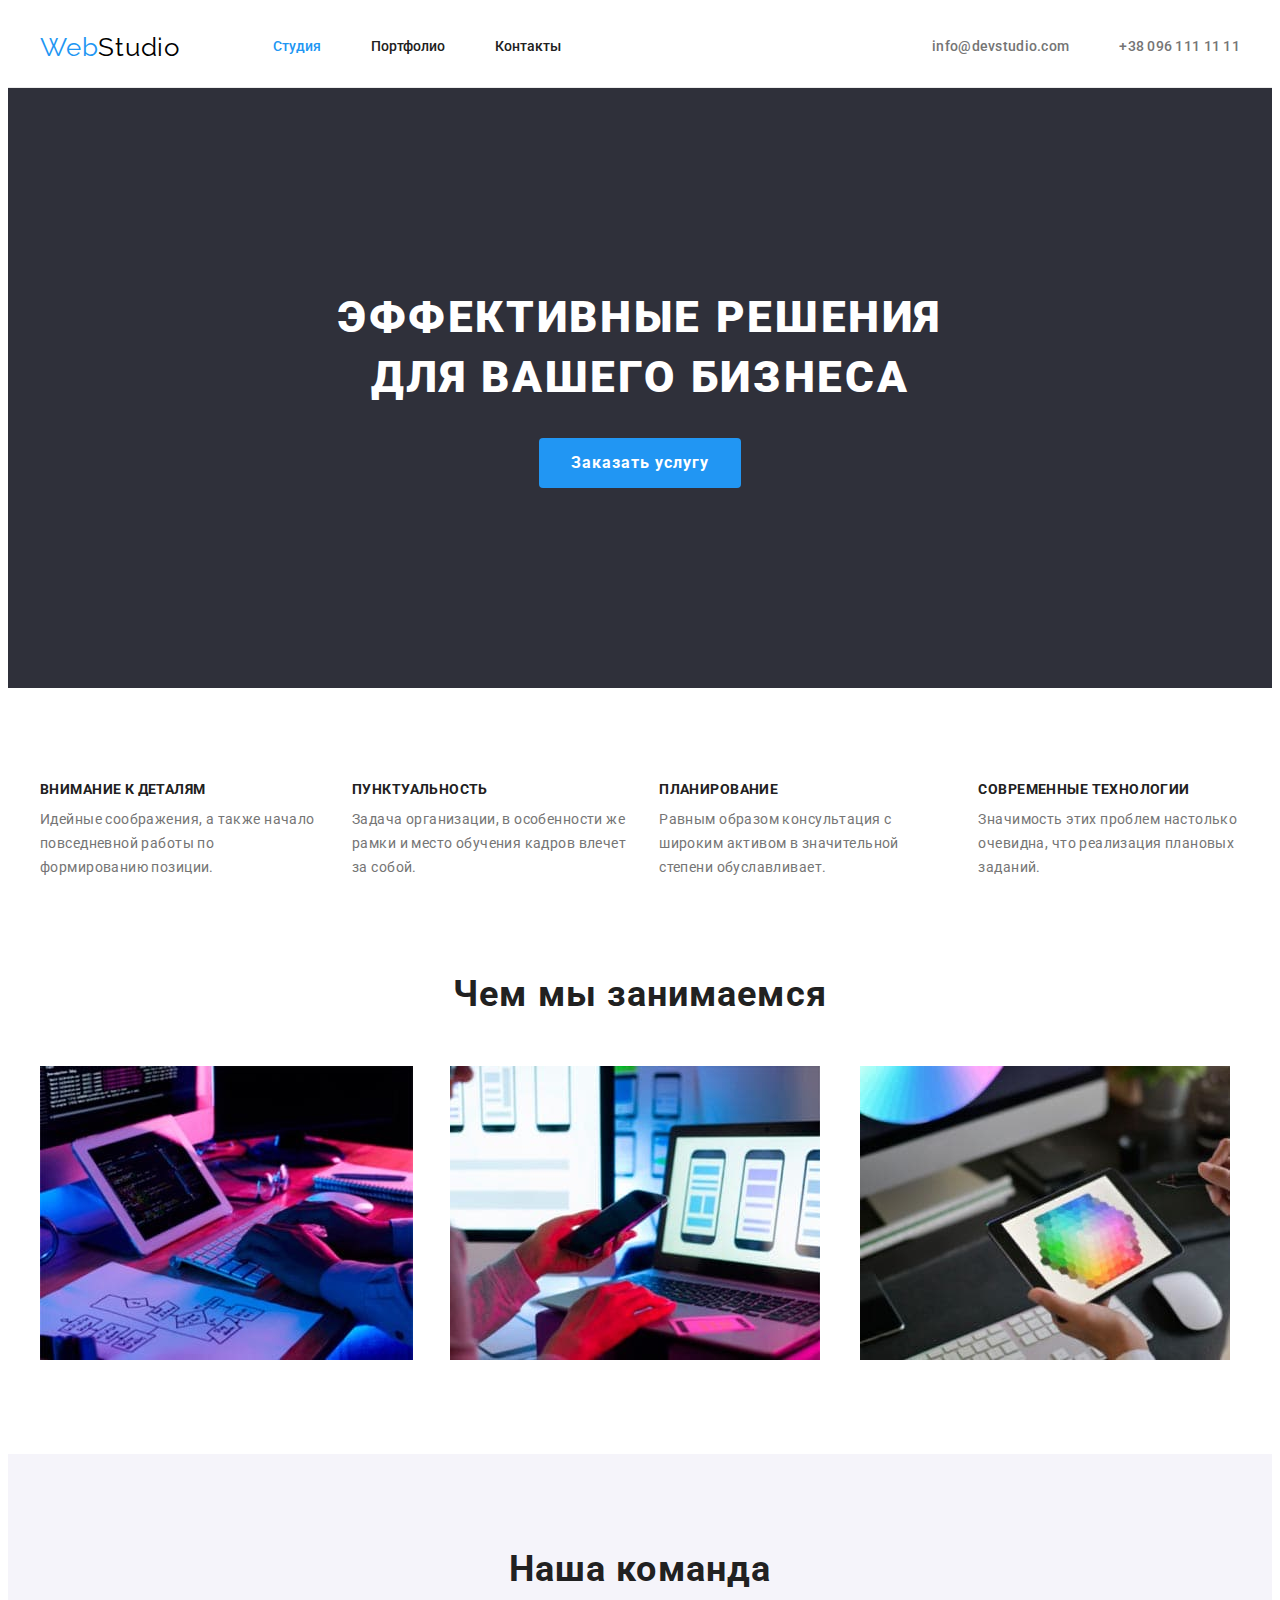
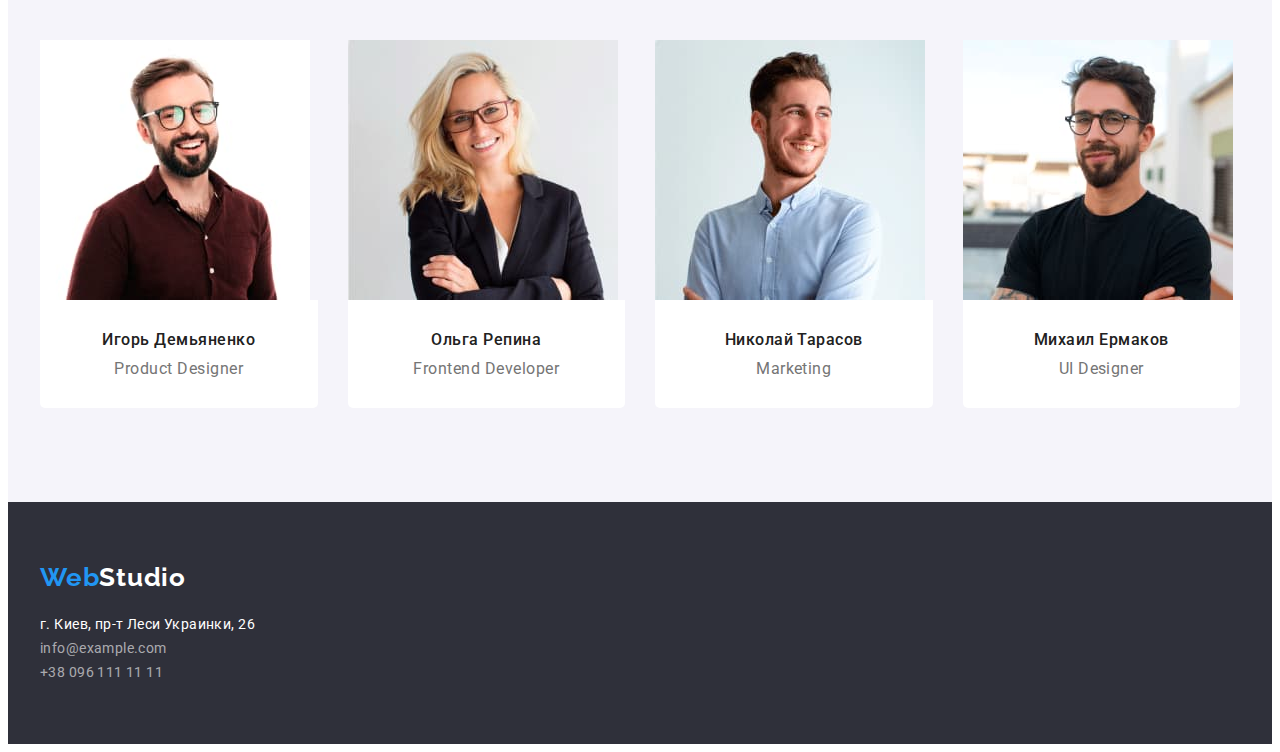
<file: index.html>
<!DOCTYPE html>
<html lang="ru">
  <head>
    <meta charset="UTF-8" />
    <meta http-equiv="X-UA-Compatible" content="IE=edge" />
    <meta name="viewport" content="width=device-width, initial-scale=1.0" />
    <title>Студия</title>
    <link rel="preconnect" href="https://fonts.gstatic.com" />
    <link
      href="https://fonts.googleapis.com/css2?family=Raleway:wght@700&family=Roboto:wght@400;500;700;900&display=swap"
      rel="stylesheet"
    />
    <link
      rel="stylesheet"
      href="https://cdnjs.cloudflare.com/ajax/libs/modern-normalize/1.0.0/modern-normalize.min.css"
      integrity="sha512-ISS7cAi1PEhQ8jnbJpJZMd29NlhNj4AWYyLOSp2CE/CsHxTCu+r+t0D2yoJudVrd0/8fTVPUVDzY5Tvli75u/g=="
      crossorigin="anonymous"
    />
    <link href="./css/styles.css" rel="stylesheet" />
  </head>
  <body>
    <header class="page-header">
      <div class="container">
        <div class="topline">
          <!-- Логотип WebStudio -->
          <a href="" lang="en" class="webstudio link">
            <span class="web">Web</span>Studio</a
          >
          <!-- Главная навигация -->
          <nav class="navigation">
            <ul class="menu-nav link">
              <li class="mnav-item">
                <a class="link current" href="./index.html">Студия</a>
              </li>
              <li class="mnav-item">
                <a href="./portfolio.html">Портфолио</a>
              </li>
              <li class="mnav-item">
                <a href="">Контакты</a>
              </li>
            </ul>
          </nav>

          <ul class="header-mail-tel">
            <li class="contact-email link">
              <a href="mailto:info@devstudio.com">info@devstudio.com</a>
            </li>
            <li class="contact-tel">
              <a href="tel:+380961111111">+38 096 111 11 11</a>
            </li>
          </ul>
        </div>
      </div>
    </header>
    <!-- Основной контент страницы -->
    <main>
      <!-- Секция Hero - Решения для бизнеса c кнопкой Заказать -->
      <section class="hero">
        <div class="container">
          <h1 class="hero-slogan">Эффективные решения для вашего бизнеса</h1>
          <button class="hero-btn" type="button">Заказать услугу</button>
        </div>
      </section>
      <!-- Секция особенностей - здесь 4 особенности -->
      <section class="our-spec">
        <div class="container">
          <h2 class="visually-hidden">Наши особенности</h2>
          <ul class="our-spec-list list">
            <li class="our-spec-item">
              <h3 class="our-spec-title">Внимание к деталям</h3>
              <p class="our-spec-desc">
                Идейные соображения, а также начало повседневной работы по
                формированию позиции.
              </p>
            </li>
            <li class="our-spec-item">
              <h3 class="our-spec-title">Пунктуальность</h3>
              <p class="our-spec-desc">
                Задача организации, в особенности же рамки и место обучения
                кадров влечет за собой.
              </p>
            </li>
            <li class="our-spec-item">
              <h3 class="our-spec-title">Планирование</h3>
              <p class="our-spec-desc">
                Равным образом консультация с широким активом в значительной
                степени обуславливает.
              </p>
            </li>
            <li class="our-spec-item">
              <h3 class="our-spec-title">Современные технологии</h3>
              <p class="our-spec-desc">
                Значимость этих проблем настолько очевидна, что реализация
                плановых заданий.
              </p>
            </li>
          </ul>
        </div>
      </section>
      <!-- Секция Чем мы занимаемся -->
      <section class="our-activities container">
        <h2 class="our-activities-title">Чем мы занимаемся</h2>

        <ul class="our-activities-list list">
          <li class="our-activities-item">
            <img
              src="./images/image-01.jpg"
              alt="programer working his desk office"
              height="294"
            />
          </li>
          <li class="our-activities-item">
            <img
              src="./images/image-02.jpg"
              alt="web ui designers are developing smartphones application"
              height="294"
            />
          </li>
          <li class="our-activities-item">
            <img
              src="./images/image-03.jpg"
              alt="creative artist web design with working colour selection graphic tablet"
              height="294"
            />
          </li>
        </ul>
      </section>
      <!-- Секция Наша команда -->
      <section class="our-team">
        <div class="container">
          <h2 class="our-team-title">Наша команда</h2>

          <ul class="our-team-list list">
            <li class="our-team-item">
              <img
                class="team-member-photo"
                src="./images/ihor.jpg"
                alt="Ihor Demyanenko photo"
                width="270"
                height="260"
              />
              <div class="team-name-container">
                <h3 class="team-member-name">Игорь Демьяненко</h3>
                <p class="team-member-title" lang="en">Product Designer</p>
              </div>
            </li>
            <li class="our-team-item">
              <img
                src="./images/olga.jpg"
                alt="Olga Repina photo"
                width="270"
                height="260"
              />
              <div class="team-name-container">
                <h3 class="team-member-name">Ольга Репина</h3>
                <p class="team-member-title" lang="en">Frontend Developer</p>
              </div>
            </li>
            <li class="our-team-item">
              <img
                src="./images/nikolay.jpg"
                alt="Nikolay Tarasov photo"
                width="270"
                height="260"
              />
              <div class="team-name-container">
                <h3 class="team-member-name">Николай Тарасов</h3>
                <p class="team-member-title" lang="en">Marketing</p>
              </div>
            </li>
            <li class="our-team-item">
              <img
                src="./images/michail.jpg"
                alt="Michail Ermakov photo"
                width="270"
                height="260"
              />
              <div class="team-name-container">
                <h3 class="team-member-name">Михаил Ермаков</h3>
                <p class="team-member-title" lang="en">UI Designer</p>
              </div>
            </li>
          </ul>
        </div>
      </section>
    </main>

    <!-- Подвал страницы -->
    <footer class="footer">
      <div class="container">
        <!-- Логотип WebStudio -->
        <a href="" lang="en" class="bottom-webstudio link">
          <span class="web">Web</span>Studio</a
        >
        <address class="address-box">
          <ul class="address-box-list list">
            <li class="address-line">г. Киев, пр-т Леси Украинки, 26</li>
            <li class="footer-email link">
              <a href="mailto:info@example.com">info@example.com</a>
            </li>
            <li class="footer-tel link">
              <a href="tel:+380961111111">+38 096 111 11 11</a>
            </li>
          </ul>
        </address>
      </div>
    </footer>
  </body>
</html>
</file>
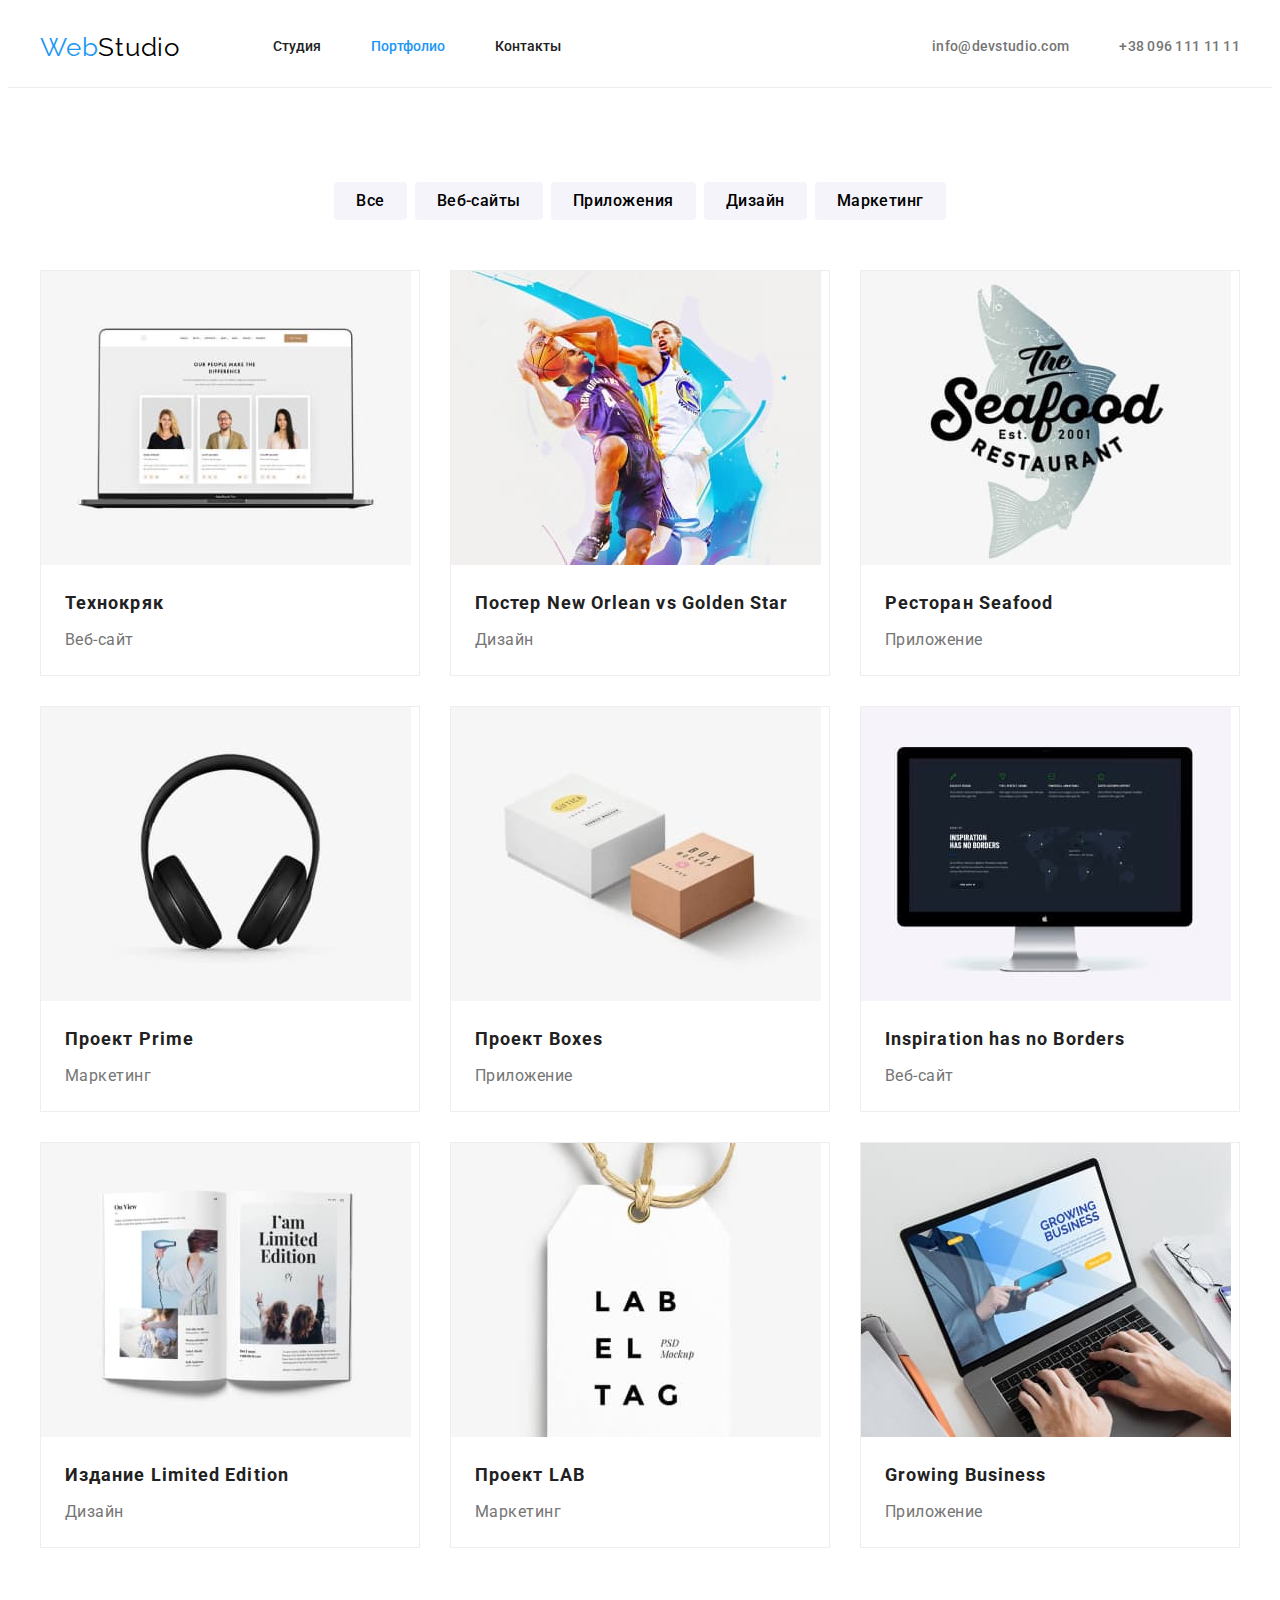
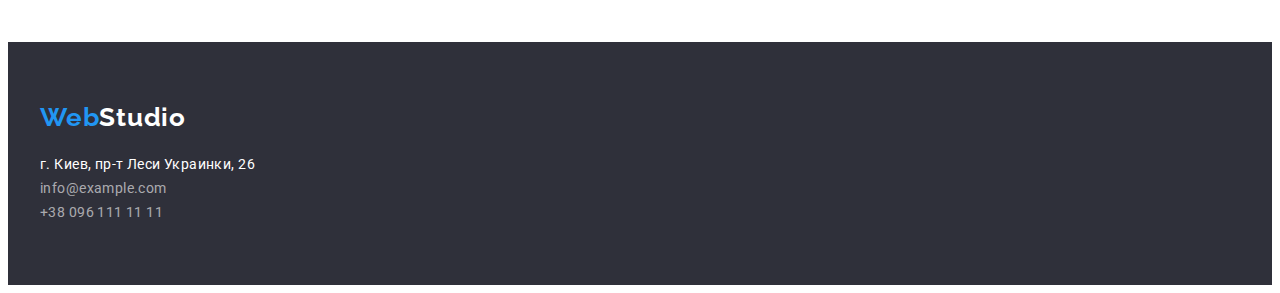
<file: portfolio.html>
<!DOCTYPE html>
<html lang="ru">
  <head>
    <meta charset="UTF-8" />
    <meta http-equiv="X-UA-Compatible" content="IE=edge" />
    <meta name="viewport" content="width=device-width, initial-scale=1.0" />
    <title>Портфолио</title>
    <link rel="preconnect" href="https://fonts.gstatic.com" />
    <link
      href="https://fonts.googleapis.com/css2?family=Raleway:wght@700&family=Roboto:wght@400;500;700;900&display=swap"
      rel="stylesheet"
    />
    <link
      rel="stylesheet"
      href="https://cdnjs.cloudflare.com/ajax/libs/modern-normalize/1.0.0/modern-normalize.min.css"
      integrity="sha512-ISS7cAi1PEhQ8jnbJpJZMd29NlhNj4AWYyLOSp2CE/CsHxTCu+r+t0D2yoJudVrd0/8fTVPUVDzY5Tvli75u/g=="
      crossorigin="anonymous"
    />
    <link href="css/styles.css" rel="stylesheet" />
  </head>
  <body>
    <!-- Шапка сайта -->
    <header class="page-header">
      <div class="container">
        <div class="topline">
          <!-- Логотип WebStudio -->
          <a href="" lang="en" class="webstudio link">
            <span class="web">Web</span>Studio</a
          >
          <!-- Главная навигация -->
          <nav class="navigation">
            <ul class="menu-nav link">
              <li class="mnav-item">
                <a href="./index.html">Студия</a>
              </li>
              <li class="mnav-item">
                <a class="link current" href="./portfolio.html">Портфолио</a>
              </li>
              <li class="mnav-item">
                <a href="">Контакты</a>
              </li>
            </ul>
          </nav>

          <ul class="header-mail-tel">
            <li class="contact-email link">
              <a href="mailto:info@devstudio.com">info@devstudio.com</a>
            </li>
            <li class="contact-tel">
              <a href="tel:+380961111111">+38 096 111 11 11</a>
            </li>
          </ul>
        </div>
      </div>
    </header>
    <main>
      <!--секция фильтров и карточки-->
      <section class="projects">
        <div class="container">
          <h1 class="visually-hidden">Наши проекты</h1>
          <ul class="filter-list list">
            <li class="filter-list-item">
              <button class="filter-btn" type="button">Все</button>
            </li>
            <li class="filter-list-item">
              <button class="filter-btn" type="button">Веб-сайты</button>
            </li>
            <li class="filter-list-item">
              <button class="filter-btn" type="button">Приложения</button>
            </li>
            <li class="filter-list-item">
              <button class="filter-btn" type="button">Дизайн</button>
            </li>
            <li class="filter-list-item">
              <button class="filter-btn" type="button">Маркетинг</button>
            </li>
          </ul>
          <!-- Список карточек -->
          <ul class="cards-list list">
            <li class="cadrs-list-item">
              <a href="">
                <div class="cards-image">
                  <img
                    src="./images/technokryak.jpg"
                    alt="Проект технокряк"
                    height="294"
                  />
                </div>
                <div class="project-description">
                  <h3 class="cards-project-name">Технокряк</h3>
                  <p class="cards-project-type">Веб-сайт</p>
                </div>
              </a>
            </li>

            <li class="cadrs-list-item">
              <a href="">
                <div class="cards-image">
                  <img
                    src="./images/basketball-poster.jpg"
                    alt="Постер Новый Орлеан против Голден Стар"
                    height="294"
                  />
                </div>
                <div class="project-description">
                  <h3 class="cards-project-name">
                    Постер New Orlean vs Golden Star
                  </h3>
                  <p class="cards-project-type">Дизайн</p>
                </div>
              </a>
            </li>

            <li class="cadrs-list-item">
              <a href="">
                <div class="cards-image">
                  <img
                    src="./images/restaurant-seafood.jpg"
                    alt="Ресторан Сифуд"
                    height="294"
                  />
                </div>
                <div class="project-description">
                  <h3 class="cards-project-name">Ресторан Seafood</h3>
                  <p class="cards-project-type">Приложение</p>
                </div>
              </a>
            </li>

            <li class="cadrs-list-item">
              <a href="">
                <div class="cards-image">
                  <img
                    src="./images/project-prime.jpg"
                    alt="Проект Прайм"
                    height="294"
                  />
                </div>
                <div class="project-description">
                  <h3 class="cards-project-name">Проект Prime</h3>
                  <p class="cards-project-type">Маркетинг</p>
                </div>
              </a>
            </li>

            <li class="cadrs-list-item">
              <a href="">
                <div class="cards-image">
                  <img
                    src="./images/project-boxes.jpg"
                    alt="Проект Боксес"
                    height="294"
                  />
                </div>
                <div class="project-description">
                  <h3 class="cards-project-name">Проект Boxes</h3>
                  <p class="cards-project-type">Приложение</p>
                </div>
              </a>
            </li>

            <li class="cadrs-list-item">
              <a href="">
                <div class="cards-image">
                  <img
                    src="./images/inspiration.jpg"
                    alt="Веб-сайт проекта Inspiration has no Borders"
                    height="294"
                  />
                </div>
                <div class="project-description">
                  <h3 class="cards-project-name">Inspiration has no Borders</h3>
                  <p class="cards-project-type">Веб-сайт</p>
                </div>
              </a>
            </li>

            <li class="cadrs-list-item">
              <a href="">
                <div class="cards-image">
                  <img
                    src="./images/limited-edition.jpg"
                    alt="Издание Лимитед Эдишн"
                    height="294"
                  />
                </div>
                <div class="project-description">
                  <h3 class="cards-project-name">Издание Limited Edition</h3>
                  <p class="cards-project-type">Дизайн</p>
                </div>
              </a>
            </li>

            <li class="cadrs-list-item">
              <a href="">
                <div class="cards-image">
                  <img
                    src="./images/project-lab.jpg"
                    alt="Проект Лаб"
                    height="294"
                  />
                </div>
                <div class="project-description">
                  <h3 class="cards-project-name">Проект LAB</h3>
                  <p class="cards-project-type">Маркетинг</p>
                </div>
              </a>
            </li>

            <li class="cadrs-list-item">
              <a href="">
                <div class="cards-image">
                  <img
                    src="./images/growing-business.jpg"
                    alt="Приложение Гроуин бизнес"
                    height="294"
                  />
                </div>
                <div class="project-description">
                  <h3 class="cards-project-name">Growing Business</h3>
                  <p class="cards-project-type">Приложение</p>
                </div>
              </a>
            </li>
          </ul>
        </div>
      </section>
    </main>

    <!-- Подвал страницы -->
    <footer class="footer">
      <div class="container">
        <!-- Логотип WebStudio -->
        <a href="" lang="en" class="bottom-webstudio link">
          <span class="web">Web</span>Studio</a
        >
        <address class="address-box">
          <ul class="address-box-list list">
            <li class="address-line">г. Киев, пр-т Леси Украинки, 26</li>
            <li class="footer-email link">
              <a href="mailto:info@example.com">info@example.com</a>
            </li>
            <li class="footer-tel link">
              <a href="tel:+380961111111">+38 096 111 11 11</a>
            </li>
          </ul>
        </address>
      </div>
    </footer>
  </body>
</html>
</file>
<file: css/styles.css>
/*основной цвет заголовков документа #212121 */
/*цвет основного текста #757575 */
/*акцент (ховер) #2196F3 */
/*белый цвет #FFFFFF */
/*цвет отклика кнопки #188ce8 */
/*цвет бека херо и футера #2F303A */
/*цвет бека нашей команды #F5F4FA */
/*цвет шрифта в адресе футера*/
/*Цвет бордера на карточке в Портфолио*/
/*Шрифт логотипа WebStudio - Raleway*/
/*Внутренний отступ в секциях 94рх*/
/*Отступ между карточками в Протфолио*/

:root {
  --title-text-color: #212121;
  --prime-text-color: #757575;
  --accent-color: #2196f3;
  --primary-white-color: #ffffff;
  --accent-btn-color: #188ce8;
  --hero-footer-bground: #2f303a;
  --team-section-bground: #f5f4fa;
  --footer-adr-color: rgba(255, 255, 255, 0.6);
  --border-color: #eeeeee;
  --logo-font: 'Raleway', sans-serif;
  --section-inner-padding: 94px;
  --card-set-gap: 30px;
}

/* =======COMPONENTS======== */

body {
  background-color: var(--primary-white-color);
  color: var(--prime-text-color);
  font-family: 'Roboto', sans-serif;
}

a {
  text-decoration: none;
}

img {
  display: block;
  max-width: 100%;
  height: auto;
}

h1,
h2,
h3,
h4,
h5,
h6,
p {
  margin: 0;
}

ul,
ol {
  margin: 0;
  padding: 0;
}

.link {
  text-decoration: none;
}

.list {
  list-style: none;
}

.address {
  font-style: normal;
}
/* =======END OF COMPONENTS======== */

.header .container {
  display: flex;
  align-items: center;
}

.visually-hidden {
  position: absolute !important;
  clip: rect(1px 1px 1px 1px); /* IE6 IE7 */
  clip: rect(1px 1px 1px 1px);
  padding: 0 !important;
  border: 0 !important;
  height: 1px !important;
  width: 1px !important;
  overflow: hidden;
}

/*общий вспомогательный класс 
для центрирования и ограничения контента по ширине*/
.container {
  width: 1200px;
  margin-left: auto;
  margin-right: auto;
  padding-left: 15px;
  padding-right: 15px;
  /* outline: 1px solid orange; */
}

/*=========HEADER========*/

.page-header {
  padding-top: 24px;
  padding-bottom: 24px;
  border-bottom: 1px solid rgba(236, 236, 236, 1);
}

.topline {
  display: flex; /*располагает єлементы хедера в строку */
  align-items: center;
  background-color: var(--primary-white-color);
}

.webstudio {
  font-family: var(--logo-font);
  display: flex;
  align-items: center;
  color: rgb(0, 0, 0, 1);
  font-weight: 400;
  font-size: 26px;
  line-height: 1.19;
  letter-spacing: 0.03em;
  margin-right: 93px;
}

.web {
  color: rgb(33, 150, 243);
}

.navigation {
  display: flex;
  align-items: center;
}

.menu-nav {
  display: flex;
  align-items: center;
  color: var(--title-text-color);
  font-weight: 500;
  font-size: 0;
  line-height: 1.14;
  letter-spacing: 0.02em;
}

.menu-nav .link.current {
  color: var(--accent-color);
}

.menu-nav a {
  color: var(--title-text-color);
}

.menu-nav li {
  display: inline-block;
  font-size: 14px;
}

.mnav-item + .mnav-item {
  margin-left: 50px;
}

.menu-nav a:hover,
.menu-nav a:focus {
  color: var(--accent-color);
}

.header-mail-tel {
  list-style: none;
  display: flex;
  align-items: center;
  margin-left: auto;
}

.contact-email {
  display: flex;
  align-items: center;
  font-weight: 500;
  font-size: 14px;
  line-height: 1.14;
  letter-spacing: 0.02em;
  margin-right: 50px;
}

.contact-email a {
  color: var(--prime-text-color);
}

.contact-email a:hover,
.contact-email a:focus {
  color: var(--accent-color);
}

.contact-tel {
  font-weight: 500;
  font-size: 14px;
  line-height: 1.14;
  letter-spacing: 0.02em;
}

.contact-tel a {
  color: var(--prime-text-color);
}

.contact-tel a:hover,
.contact-tel a:focus {
  color: var(--accent-color);
}
/*========HEADER END=======*/

/*==========HERO===========*/

.hero {
  background-color: var(--hero-footer-bground);
  text-align: center;
  padding-top: 200px;
  padding-bottom: 200px;
}

.hero .container {
  display: flex;
  align-items: center;
  flex-direction: column;
}

.hero-slogan {
  color: var(--primary-white-color);
  font-weight: 900;
  font-size: 44px;
  line-height: 1.36;
  letter-spacing: 0.06em;
  text-transform: uppercase;
  max-width: 696px;
  margin: 0 auto;
  margin-bottom: var(--card-set-gap);
}

.hero-btn {
  font-family: inherit;
  color: var(--primary-white-color);
  background: var(--accent-color);
  font-weight: 700;
  font-size: 16px;
  line-height: 1.88;
  border-radius: 4px;
  display: block;
  letter-spacing: 0.06em;
  min-width: 136px;
  padding: 10px 32px;
  cursor: pointer;
  border: 0;
}

.hero-btn:hover,
.hero-btn:focus {
  background: var(--accent-btn-color);
}
/*=========HERO END========*/

/*======OUR SPECIATILY=====*/

.our-spec .container {
  display: flex;
  padding-top: var(--section-inner-padding);
  padding-bottom: var(--section-inner-padding);
}

.our-spec-list {
  display: flex;
  align-items: center;
}

.our-spec-item:not(:last-child) {
  margin-right: 30px;
}

.our-spec-title {
  color: var(--title-text-color);
  font-weight: 700;
  font-size: 14px;
  line-height: 1.14;
  letter-spacing: 0.03em;
  text-transform: uppercase;
  margin-bottom: 10px;
}

.our-spec-desc {
  color: var(--prime-text-color);
  font-weight: 400;
  font-size: 14px;
  line-height: 1.71;
  letter-spacing: 0.03em;
}
/*====OUR SPECIATILY END===*/

/*=====OUR ACTIVITIES======*/

.our-activities .container {
  display: flex;
}

.our-activities {
  padding-bottom: var(--section-inner-padding);
}

.our-activities-title {
  color: var(--title-text-color);
  font-weight: 700;
  font-size: 36px;
  line-height: 1.17;
  text-align: center;
  letter-spacing: 0.03em;
  margin-bottom: 50px;
}

.our-activities-list {
  display: flex;
  flex-wrap: wrap;
  margin-left: calc(-1 * var(--card-set-gap));
  margin-top: calc(-1 * var(--card-set-gap));
}

.our-activities-item {
  display: flex;
  margin-left: 30px;
  margin-top: 30px;
  flex-basis: calc(100% / 3 - var(--card-set-gap));
}
/*===OUR ACTIVITIES END====*/

/*=========OUR TEAM========*/

.our-team {
  background: var(--team-section-bground);
  padding-top: var(--section-inner-padding);
  padding-bottom: var(--section-inner-padding);
}

.our-team-title {
  color: var(--title-text-color);
  font-weight: 700;
  font-size: 36px;
  line-height: 1.17;
  text-align: center;
  letter-spacing: 0.03em;
  margin-bottom: 50px;
}

.our-team-list {
  display: flex;
  flex-wrap: wrap;
  margin-left: calc(-1 * var(--card-set-gap));
  margin-top: calc(-1 * var(--card-set-gap));
}

.our-team-item {
  margin-left: 30px;
  margin-top: 30px;
  flex-basis: calc(100% / 4 - var(--card-set-gap));
}

.team-name-container {
  margin: 0 auto;
  padding-top: 30px;
  padding-bottom: 30px;
  border-radius: 0 0 5px 5px;
  background-color: var(--primary-white-color);
}

.team-member-name {
  color: var(--title-text-color);
  font-weight: 500;
  font-size: 16px;
  line-height: 1.19;
  text-align: center;
  letter-spacing: 0.03em;
}

.team-member-title {
  color: var(--prime-text-color);
  font-weight: 400;
  font-size: 16px;
  line-height: 1.19;
  text-align: center;
  letter-spacing: 0.03em;
  margin-top: 10px;
}
/*=======OUR TEAM END======*/

/*=======FOOTER============*/

.footer {
  background: var(--hero-footer-bground);
  padding-top: 60px;
  padding-bottom: 60px;
}

.bottom-webstudio {
  color: var(--primary-white-color);
  font-family: var(--logo-font);
  font-weight: 700;
  font-size: 26px;
  line-height: 1.19;
  letter-spacing: 0.03em;
}

.address-box {
  font-style: normal;
  margin-top: 20px;
}

.address-box-list:not(:last-child) {
  margin-bottom: 9px;
}

.address-line {
  color: var(--primary-white-color);
  font-weight: 400;
  font-size: 14px;
  line-height: 1.71;
  letter-spacing: 0.03em;
}

.footer-email a {
  color: var(--footer-adr-color);
  font-weight: 400;
  font-size: 14px;
  line-height: 1.71;
  letter-spacing: 0.03em;
}

.footer-tel a {
  color: var(--footer-adr-color);
  font-weight: 400;
  font-size: 14px;
  line-height: 1.71;
  letter-spacing: 0.03em;
}
/*======END FOOTER=========*/

/*======PORTFOLIO==========*/

.projects {
  background-color: var(--primary-white-color);
  padding-top: var(--section-inner-padding);
}

.filter-list {
  display: flex;
  justify-content: center;
  margin-bottom: 50px;
}

.filter-list-item {
  display: inline-block;
}

.filter-list-item:not(:last-child) {
  margin-right: 8px;
}

.filter-btn {
  display: block;
  font-family: inherit;
  background-color: var(--team-section-bground);
  font-weight: 500;
  font-size: 16px;
  line-height: 1.63;
  text-align: center;
  letter-spacing: 0.03em;
  border-radius: 4px;
  cursor: pointer;
  border: none;
  padding: 6px 22px 6px 22px;
}

.filter-btn:hover,
.filter-btn:focus {
  background-color: var(--accent-color);
  color: var(--primary-white-color);
  outline: none; /* border: none; */
}

/*---Список карточек---*/
/*Карточка*/
.cards-list {
  display: flex;
  flex-wrap: wrap;
  margin-left: calc(-1 * var(--card-set-gap));
  margin-top: calc(-1 * var(--card-set-gap));
  padding-bottom: var(--section-inner-padding);
}

.cadrs-list-item {
  display: flex;
  flex-basis: calc(100% / 3 - var(--card-set-gap));
  background: var(--primary-white-color);
  border: 1px solid var(--border-color);
  box-sizing: border-box;
  margin-top: 30px;
  margin-left: 30px;
}

.cards-image {
  max-width: 100%;
}

/*ТЕКСТ КАРТОЧКИ*/
.project-description {
  padding: 20px 24px 20px 24px;
}

.cards-project-name {
  font-weight: 700;
  font-size: 18px;
  line-height: 2;
  letter-spacing: 0.06em;
  color: var(--title-text-color);
  margin-bottom: 4px;
}

.cards-project-type {
  font-weight: 400;
  font-size: 16px;
  line-height: 1.88;
  letter-spacing: 0.03em;
  color: var(--prime-text-color);
}
/*=====PORTFOLIO END=======*/
</file>
